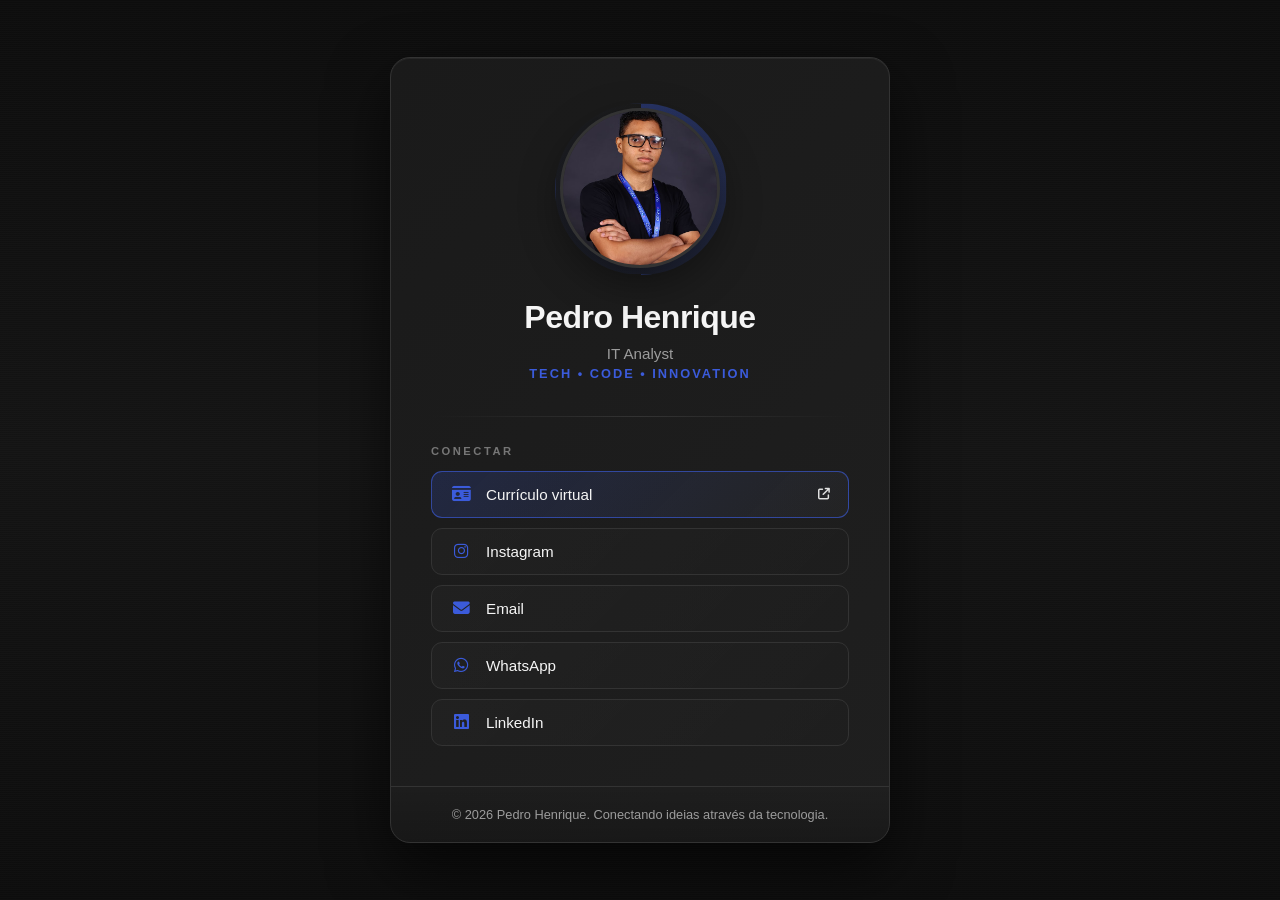
<file: index.html>
<!DOCTYPE html>
<html lang="pt-BR">
<head>
    <meta charset="UTF-8">
    <meta name="viewport" content="width=device-width, initial-scale=1.0">
    <meta name="description" content="Links profissionais de Pedro Henrique.">
    <title>Pedro Henrique - Perfil Profissional</title>
    <link rel="stylesheet" href="https://cdnjs.cloudflare.com/ajax/libs/font-awesome/6.4.0/css/all.min.css">
    <link rel="stylesheet" href="css/styles.css">
    <script src="js/main.js" defer></script>
</head>
<body>
    <main class="container">
        <article class="profile-container">
            <section class="profile-content" aria-labelledby="profile-name">
                <div class="avatar-section">
                    <div class="avatar-ring-outer">
                        <div class="avatar-wrapper">
                            <img src="assets/img-WF.jpg" alt="Pedro Henrique" class="avatar-image">
                        </div>
                    </div>
                </div>

                <header class="profile-info">
                    <h1 id="profile-name" class="profile-name">Pedro Henrique</h1>
                    <p class="profile-title">IT Analyst</p>
                    <p class="profile-subtitle">Tech &bull; Code &bull; Innovation</p>
                </header>

                <div class="divider" aria-hidden="true"></div>

                <section class="links-section" aria-labelledby="links-title">
                    <h2 id="links-title" class="section-label">Conectar</h2>
                    <nav class="links-list" aria-label="Links de contato">
                        <a href="curriculo.html" class="link-item link-item-featured" aria-label="Ver currículo virtual de Pedro Henrique">
                            <i class="fas fa-id-card link-icon" aria-hidden="true"></i>
                            <span class="link-text">Currículo virtual</span>
                            <i class="fas fa-arrow-up-right-from-square link-arrow" aria-hidden="true"></i>
                        </a>
                        <a href="https://www.instagram.com/opedruh/" class="link-item" target="_blank" rel="noopener noreferrer">
                            <i class="fab fa-instagram link-icon" aria-hidden="true"></i>
                            <span class="link-text">Instagram</span>
                        </a>
                        <a href="https://mail.google.com/mail/?view=cm&fs=1&to=pedro88937068%40gmail.com&su=Contato%20pelo%20site" class="link-item" target="_blank" rel="noopener noreferrer" aria-label="Enviar e-mail para Pedro Henrique">
                            <i class="fas fa-envelope link-icon" aria-hidden="true"></i>
                            <span class="link-text">Email</span>
                        </a>
                        <a href="https://wa.me/5582982347052" class="link-item" target="_blank" rel="noopener noreferrer">
                            <i class="fab fa-whatsapp link-icon" aria-hidden="true"></i>
                            <span class="link-text">WhatsApp</span>
                        </a>
                        <a href="https://www.linkedin.com/in/opedroh" class="link-item" target="_blank" rel="noopener noreferrer">
                            <i class="fab fa-linkedin link-icon" aria-hidden="true"></i>
                            <span class="link-text">LinkedIn</span>
                        </a>
                    </nav>
                </section>
            </section>

            <footer class="footer">
                &copy; <span id="year">2024</span> Pedro Henrique. Conectando ideias através da tecnologia.
            </footer>
        </article>
    </main>
</body>
</html>
</file>
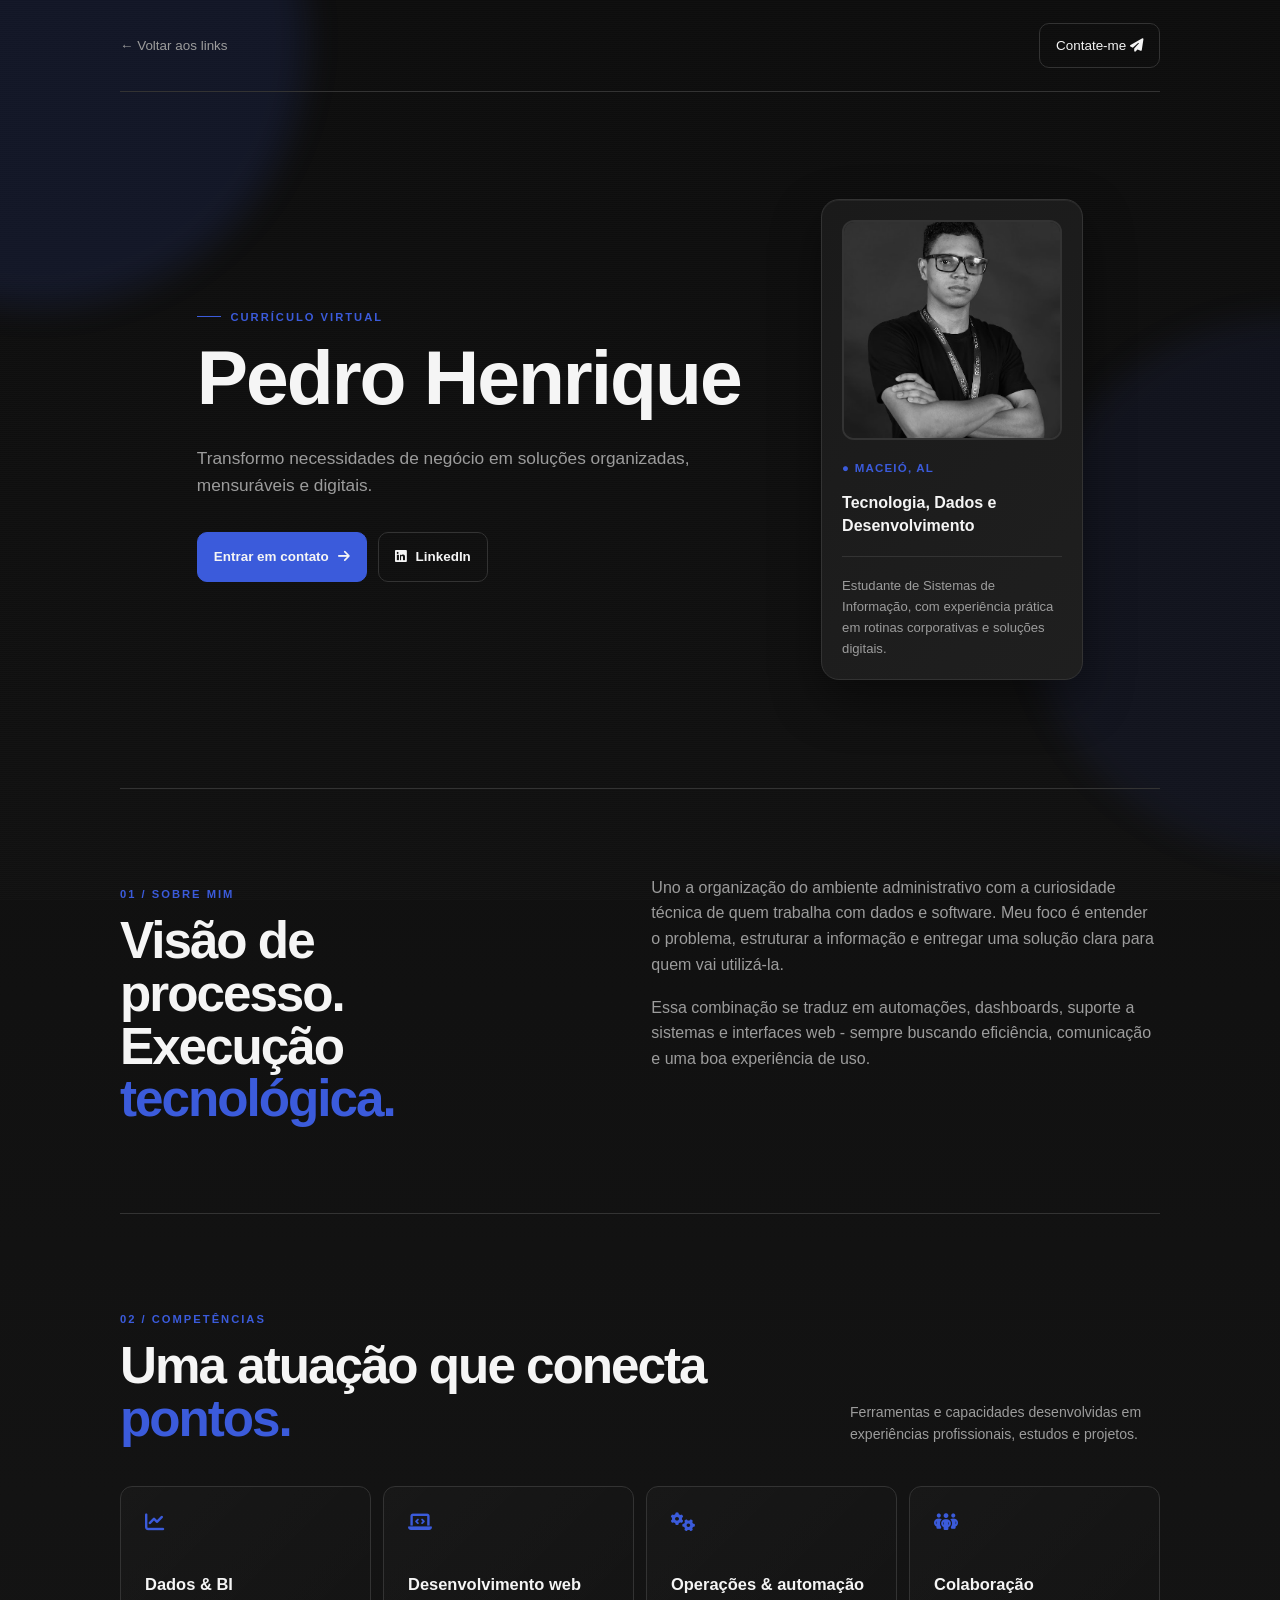
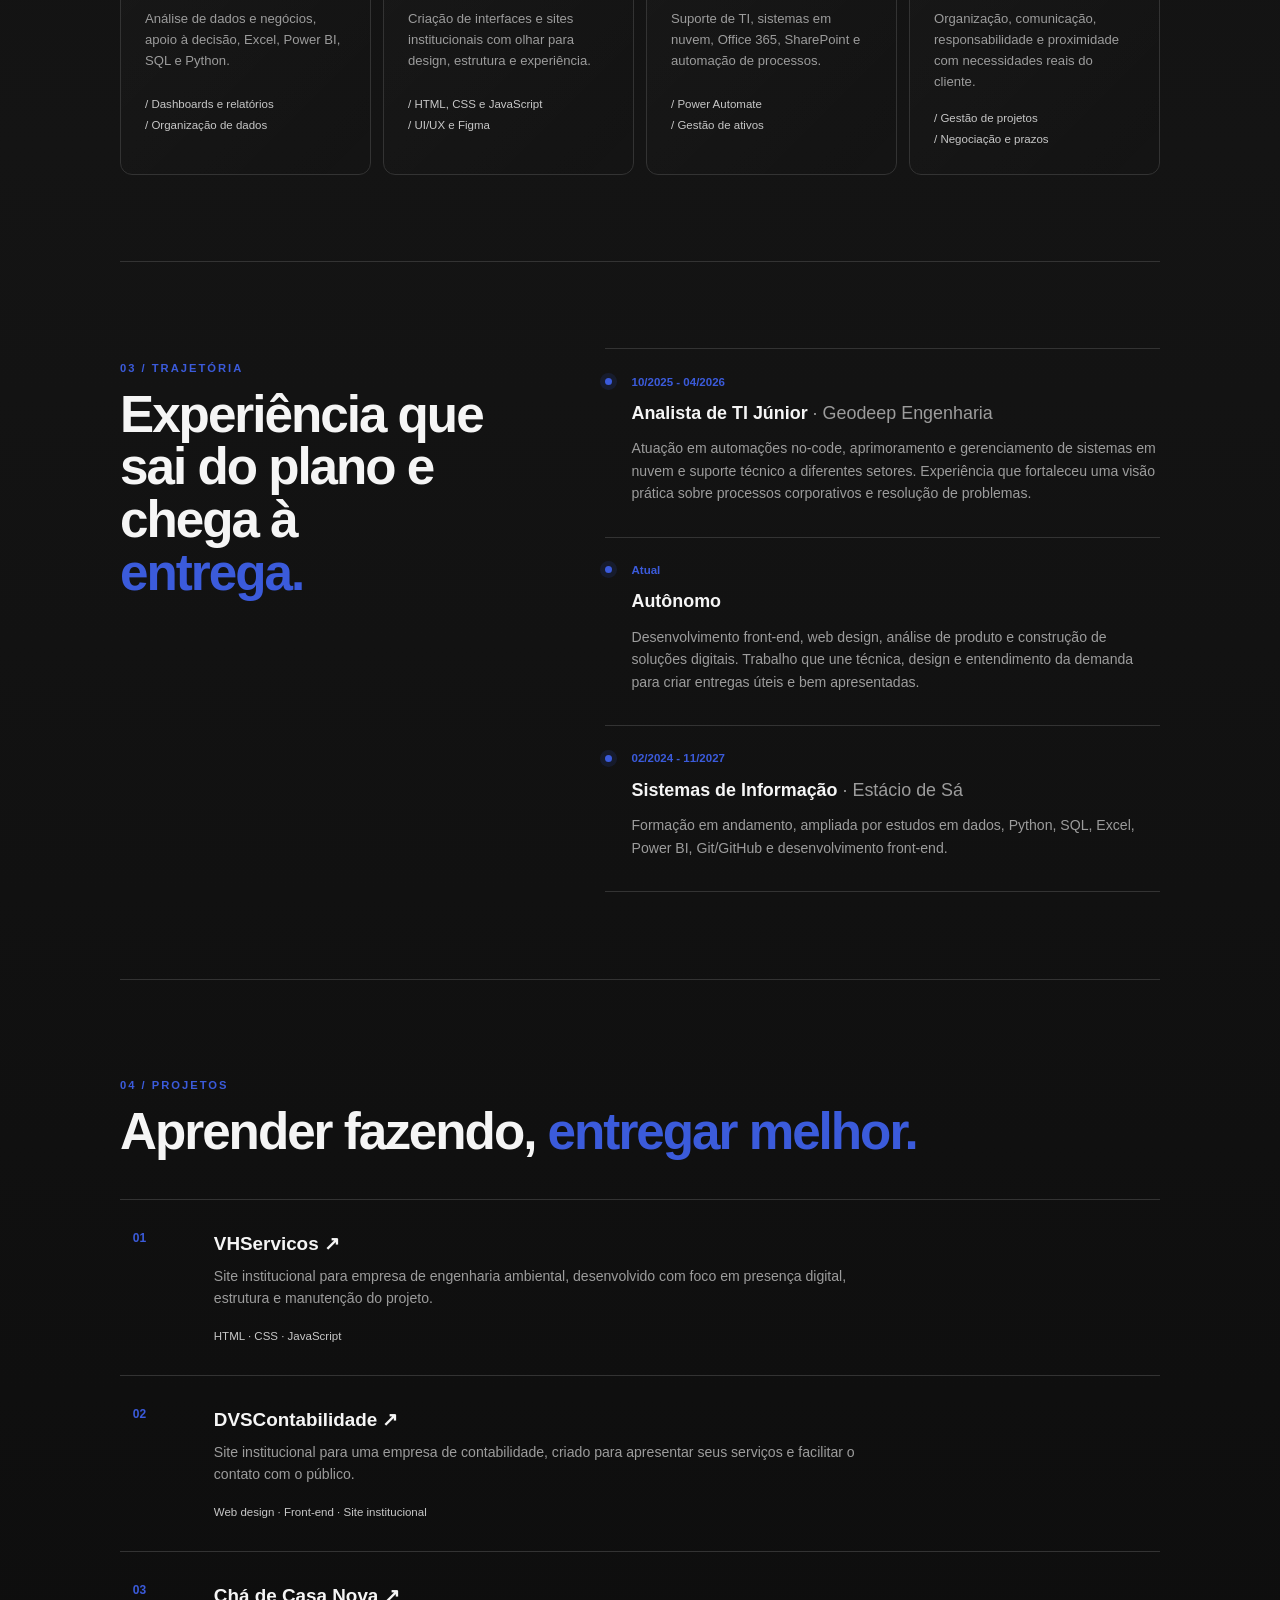
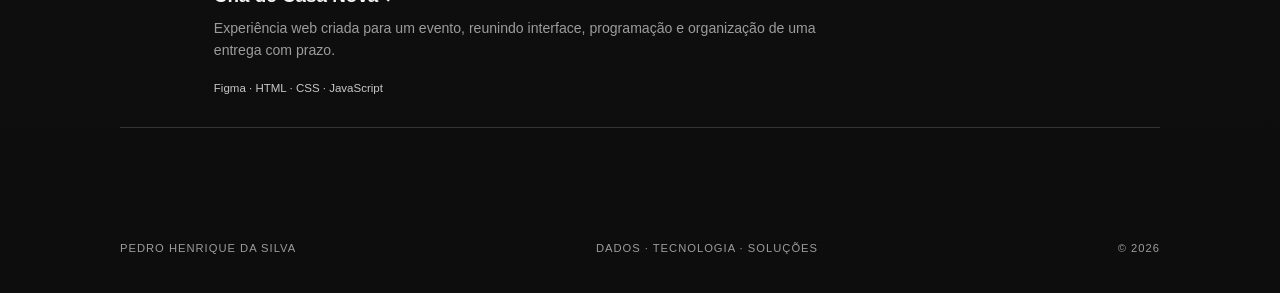
<file: curriculo.html>
<!doctype html>
<html lang="pt-BR">
<head>
  <meta charset="utf-8"><meta name="viewport" content="width=device-width,initial-scale=1">
  <meta name="description" content="Currículo virtual de Pedro Henrique da Silva - dados, tecnologia e desenvolvimento web.">
  <title>Currículo | Pedro Henrique</title>
  <link rel="stylesheet" href="https://cdnjs.cloudflare.com/ajax/libs/font-awesome/6.4.0/css/all.min.css">
  <link rel="stylesheet" href="css/resume.css">
</head>
<body>
  <div class="glow g1"></div><div class="glow g2"></div>
  <main class="shell">
    <nav class="topbar" aria-label="Navegação"><a href="index.html">← Voltar aos links</a><a class="pill" href="mailto:pedro88937068@gmail.com">Contate-me <i class="fas fa-paper-plane"></i></a></nav>
    <header class="hero">
      <div><p class="eyebrow">Currículo virtual</p><h1>Pedro Henrique</h1><p class="lead">Transformo necessidades de negócio em soluções organizadas, mensuráveis e digitais.</p><div class="actions"><a class="button primary" href="mailto:pedro88937068@gmail.com">Entrar em contato <i class="fas fa-arrow-right"></i></a><a class="button" href="https://www.linkedin.com/in/opedroh" target="_blank" rel="noopener noreferrer"><i class="fab fa-linkedin"></i> LinkedIn</a></div></div>
      <aside class="profile"><img src="assets/img-WF.jpg" alt="Pedro Henrique"><p class="location">● Maceió, AL</p><h2>Tecnologia, Dados e Desenvolvimento</h2><hr><p>Estudante de Sistemas de Informação, com experiência prática em rotinas corporativas e soluções digitais.</p></aside>
    </header>
    <section class="section about"><div><p class="number">01 / Sobre mim</p><h2>Visão de processo.<br>Execução <em>tecnológica.</em></h2></div><div class="copy"><p>Uno a organização do ambiente administrativo com a curiosidade técnica de quem trabalha com dados e software. Meu foco é entender o problema, estruturar a informação e entregar uma solução clara para quem vai utilizá-la.</p><p>Essa combinação se traduz em automações, dashboards, suporte a sistemas e interfaces web - sempre buscando eficiência, comunicação e uma boa experiência de uso.</p></div></section>
    <section class="section"><div class="heading"><div><p class="number">02 / Competências</p><h2>Uma atuação que conecta <em>pontos.</em></h2></div><p>Ferramentas e capacidades desenvolvidas em experiências profissionais, estudos e projetos.</p></div><div class="skills">
      <article><i class="fas fa-chart-line"></i><h3>Dados &amp; BI</h3><p>Análise de dados e negócios, apoio à decisão, Excel, Power BI, SQL e Python.</p><small>/ Dashboards e relatórios<br>/ Organização de dados</small></article>
      <article><i class="fas fa-laptop-code"></i><h3>Desenvolvimento web</h3><p>Criação de interfaces e sites institucionais com olhar para design, estrutura e experiência.</p><small>/ HTML, CSS e JavaScript<br>/ UI/UX e Figma</small></article>
      <article><i class="fas fa-gears"></i><h3>Operações &amp; automação</h3><p>Suporte de TI, sistemas em nuvem, Office 365, SharePoint e automação de processos.</p><small>/ Power Automate<br>/ Gestão de ativos</small></article>
      <article><i class="fas fa-people-group"></i><h3>Colaboração</h3><p>Organização, comunicação, responsabilidade e proximidade com necessidades reais do cliente.</p><small>/ Gestão de projetos<br>/ Negociação e prazos</small></article>
    </div></section>
    <section class="section experience"><div class="stick"><p class="number">03 / Trajetória</p><h2>Experiência que sai do plano e chega à <em>entrega.</em></h2></div><div class="timeline">
      <article><p>10/2025 - 04/2026</p><h3>Analista de TI Júnior <span>· Geodeep Engenharia</span></h3><div>Atuação em automações no-code, aprimoramento e gerenciamento de sistemas em nuvem e suporte técnico a diferentes setores. Experiência que fortaleceu uma visão prática sobre processos corporativos e resolução de problemas.</div></article>
      <article><p>Atual</p><h3>Autônomo</h3><div>Desenvolvimento front-end, web design, análise de produto e construção de soluções digitais. Trabalho que une técnica, design e entendimento da demanda para criar entregas úteis e bem apresentadas.</div></article>
      <article><p>02/2024 - 11/2027</p><h3>Sistemas de Informação <span>· Estácio de Sá</span></h3><div>Formação em andamento, ampliada por estudos em dados, Python, SQL, Excel, Power BI, Git/GitHub e desenvolvimento front-end.</div></article>
    </div></section>
    <section class="section"><div class="heading"><div><p class="number">04 / Projetos</p><h2>Aprender fazendo, <em>entregar melhor.</em></h2></div></div><div class="projects">
      <article><b>01</b><div><h3><a href="https://www.vhservicos.com.br/" target="_blank" rel="noopener noreferrer">VHServicos ↗</a></h3><p>Site institucional para empresa de engenharia ambiental, desenvolvido com foco em presença digital, estrutura e manutenção do projeto.</p><small>HTML · CSS · JavaScript</small></div></article>
      <article><b>02</b><div><h3><a href="https://www.contabilidadedvs.com.br/" target="_blank" rel="noopener noreferrer">DVSContabilidade ↗</a></h3><p>Site institucional para uma empresa de contabilidade, criado para apresentar seus serviços e facilitar o contato com o público.</p><small>Web design · Front-end · Site institucional</small></div></article>
      <article><b>03</b><div><h3><a href="https://opedruh.github.io/CasaNova/" target="_blank" rel="noopener noreferrer">Chá de Casa Nova ↗</a></h3><p>Experiência web criada para um evento, reunindo interface, programação e organização de uma entrega com prazo.</p><small>Figma · HTML · CSS · JavaScript</small></div></article>
    </div></section>
    <footer><span>Pedro Henrique da Silva</span><span>Dados · Tecnologia · Soluções</span><span>© <span id="year"></span></span></footer>
  </main><script>document.getElementById('year').textContent=new Date().getFullYear()</script>
</body></html>
</file>
<file: css/styles.css>
/* Base */
* { margin: 0; padding: 0; box-sizing: border-box; }
:root { --bg-dark:#0d0d0d; --bg-card:#1a1a1a; --bg-secondary:#242424; --text-primary:#f5f5f5; --text-secondary:#9c9c9c; --accent-light:#e0e0e0; --border:#333; --accent-blue:#3b5bdb; }
html { scroll-behavior:smooth; }
body { font-family:-apple-system,BlinkMacSystemFont,'Segoe UI','Helvetica Neue',sans-serif; background:linear-gradient(180deg,var(--bg-dark) 0%,#141414 50%,var(--bg-dark) 100%); min-height:100vh; display:flex; justify-content:center; align-items:center; padding:20px; color:var(--text-primary); position:relative; overflow-x:hidden; }
body::before { content:''; position:fixed; inset:0; background-image:repeating-linear-gradient(0deg,rgba(255,255,255,.015) 0 1px,transparent 1px 2px); z-index:-2; pointer-events:none; }
.container { width:100%; max-width:500px; z-index:1; position:relative; }

/* Cartão e avatar */
.profile-container { background:linear-gradient(135deg,var(--bg-card) 0%,#1f1f1f 100%); border:1px solid var(--border); border-radius:20px; overflow:hidden; box-shadow:0 25px 60px rgba(0,0,0,.6),inset 0 1px 0 rgba(255,255,255,.05); animation:containerSlideIn 1s cubic-bezier(.34,1.56,.64,1); }
@keyframes containerSlideIn { from { opacity:0; transform:translateY(50px); } to { opacity:1; transform:translateY(0); } }
.avatar-section { display:flex; justify-content:center; margin-bottom:30px; }
.avatar-ring-outer { position:relative; width:160px; height:160px; }
.avatar-wrapper { position:absolute; width:100%; height:100%; border-radius:50%; border:3px solid var(--border); overflow:hidden; background:var(--bg-secondary); animation:avatarBounce .8s cubic-bezier(.34,1.56,.64,1); box-shadow:0 15px 40px rgba(0,0,0,.4),inset 0 0 20px rgba(255,255,255,.05); }
.avatar-image { width:100%; height:100%; object-fit:cover; object-position:center; animation:avatarFloat 3s ease-in-out infinite; }
@keyframes avatarBounce { from { transform:scale(.8); opacity:0; } to { transform:scale(1); opacity:1; } }
@keyframes avatarFloat { 0%,100% { transform:translateY(0); } 50% { transform:translateY(-8px); } }
.avatar-ring-outer::before { content:''; position:absolute; width:170px; height:170px; border-radius:50%; border:1px solid transparent; background:conic-gradient(from 0deg,rgba(59,91,219,.4),rgba(59,91,219,.1),transparent); animation:rotateRing 8s linear infinite; top:-5px; left:-5px; }
@keyframes rotateRing { from { transform:rotate(0); } to { transform:rotate(360deg); } }

/* Conteúdo e links */
.profile-content { padding:50px 40px 40px; position:relative; }
.profile-info { margin-bottom:35px; text-align:center; }
.profile-name { font-size:2em; font-weight:700; margin-bottom:8px; letter-spacing:-.5px; line-height:1.2; animation:fadeInUp .8s ease-out .2s backwards; }
.profile-title { font-size:.95em; color:var(--text-secondary); font-weight:500; margin-bottom:4px; animation:fadeInUp .8s ease-out .3s backwards; }
.profile-subtitle { font-size:.8em; color:var(--accent-blue); font-weight:600; text-transform:uppercase; letter-spacing:2px; animation:fadeInUp .8s ease-out .4s backwards; }
@keyframes fadeInUp { from { opacity:0; transform:translateY(20px); } to { opacity:1; transform:translateY(0); } }
.divider { height:1px; background:linear-gradient(90deg,transparent,var(--border),transparent); margin:28px 0; }
.links-section { animation:fadeInUp .8s ease-out .4s backwards; }
.section-label { font-size:.7em; text-transform:uppercase; color:var(--text-secondary); letter-spacing:2.5px; margin-bottom:14px; font-weight:700; opacity:.7; }
.links-list { display:flex; flex-direction:column; gap:10px; }
.link-item { display:flex; align-items:center; gap:14px; padding:14px 18px; background:linear-gradient(135deg,rgba(255,255,255,.02) 0%,transparent 100%); border:1px solid var(--border); border-radius:11px; color:var(--text-primary); text-decoration:none; font-weight:500; font-size:.95em; transition:all .4s cubic-bezier(.34,1.56,.64,1); cursor:pointer; position:relative; overflow:hidden; }
.link-item::before { content:''; position:absolute; inset:0; background:linear-gradient(90deg,transparent,rgba(255,255,255,.1),transparent); transform:translateX(-100%); transition:transform .6s cubic-bezier(.34,1.56,.64,1); }
.link-item::after { content:''; position:absolute; bottom:0; left:0; width:0; height:2px; background:linear-gradient(90deg,var(--accent-blue),transparent); transition:width .6s cubic-bezier(.34,1.56,.64,1); }
.link-item:hover::before { transform:translateX(100%); }.link-item:hover::after { width:100%; }
.link-item:hover { background:linear-gradient(135deg,rgba(59,91,219,.15) 0%,rgba(255,255,255,.05) 100%); border-color:var(--accent-blue); transform:translateX(6px); box-shadow:0 12px 30px rgba(59,91,219,.15); }
.link-item-featured { border-color:rgba(59,91,219,.65); background:linear-gradient(135deg,rgba(59,91,219,.2),rgba(255,255,255,.03)); }
.link-arrow { position:relative; z-index:1; font-size:.78em; color:var(--accent-light); }
.link-icon { font-size:1.1em; width:22px; text-align:center; color:var(--accent-blue); transition:all .4s cubic-bezier(.34,1.56,.64,1); flex-shrink:0; position:relative; z-index:1; }.link-item:hover .link-icon { transform:scale(1.25) rotate(5deg); }.link-text { position:relative; z-index:1; flex:1; }
.ripple { position:absolute; pointer-events:none; width:8px; height:8px; background:rgba(59,91,219,.8); border-radius:50%; animation:rippleOut .7s ease-out; }
@keyframes rippleOut { to { width:300px; height:300px; opacity:0; } }

/* Rodapé, responsividade e acessibilidade */
.footer { text-align:center; padding:20px 40px; background:linear-gradient(180deg,transparent 0%,rgba(0,0,0,.2) 100%); border-top:1px solid var(--border); font-size:.8em; color:var(--text-secondary); animation:fadeInUp .8s ease-out .6s backwards; }.footer a { color:var(--accent-blue); text-decoration:none; transition:color .3s ease; }.footer a:hover { color:var(--accent-light); }
.link-item:focus-visible { outline:2px solid var(--accent-blue); outline-offset:2px; }
@media (max-width:640px) { .profile-content { padding:40px 24px 30px; }.avatar-wrapper { width:140px !important; height:140px !important; }.avatar-ring-outer { width:140px; height:140px; }.avatar-ring-outer::before { width:150px; height:150px; top:-5px; left:-5px; }.profile-name { font-size:1.7em; }.link-item { padding:12px 14px; font-size:.9em; gap:12px; }.avatar-section { margin-bottom:25px; } }
</file>
<file: css/resume.css>
/* Currículo - extensão visual da página de links */
:root { --bg-dark:#0d0d0d; --bg-card:#1a1a1a; --bg-secondary:#242424; --text-primary:#f5f5f5; --text-secondary:#9c9c9c; --accent-light:#e0e0e0; --border:#333; --accent-blue:#3b5bdb; }
* { box-sizing:border-box; }
html { scroll-behavior:smooth; }
body { margin:0; min-width:320px; color:var(--text-primary); background:linear-gradient(180deg,var(--bg-dark) 0%,#141414 50%,var(--bg-dark) 100%); font-family:-apple-system,BlinkMacSystemFont,'Segoe UI','Helvetica Neue',sans-serif; line-height:1.6; overflow-x:hidden; }
body::before { content:''; position:fixed; inset:0; z-index:-2; pointer-events:none; background-image:repeating-linear-gradient(0deg,rgba(255,255,255,.015) 0 1px,transparent 1px 2px); }
.glow { position:fixed; z-index:-1; width:42vw; height:42vw; border-radius:50%; filter:blur(16px); pointer-events:none; }.g1 { top:-18vw; left:-18vw; background:rgba(59,91,219,.12); }.g2 { right:-22vw; bottom:5vh; background:rgba(59,91,219,.07); }
.shell { width:min(100% - 40px,1040px); margin:auto; }.topbar { display:flex; justify-content:space-between; align-items:center; min-height:92px; border-bottom:1px solid var(--border); font-size:.84rem; }.topbar a { color:var(--text-secondary); text-decoration:none; transition:color .25s ease; }.topbar a:hover { color:var(--text-primary); }.topbar .pill { padding:.65rem 1rem; color:var(--text-primary); border:1px solid var(--border); border-radius:10px; }.topbar .pill:hover { border-color:var(--accent-blue); background:rgba(59,91,219,.13); }
.hero { display:grid; grid-template-columns:1.35fr .65fr; gap:5rem; align-items:center; padding:6.7rem 6vw; }.eyebrow,.number { margin:0 0:1rem; color:var(--accent-blue); font-size:.7rem; font-weight:700; letter-spacing:2px; text-transform:uppercase; }.eyebrow::before { content:''; display:inline-block; width:24px; height:1px; margin:0 .6rem .23rem 0; background:var(--accent-blue); }.hero h1,.section h2,.contact h2 { margin:0; font-size:clamp(2.65rem,6vw,5.5rem); font-weight:700; letter-spacing:-2px; line-height:1.03; }.hero h1 em,.section h2 em,.contact h2 em { color:var(--accent-blue); font-style:normal; }.lead { max-width:570px; margin:1.7rem 0 2rem; color:var(--text-secondary); font-size:1.08rem; }.actions { display:flex; flex-wrap:wrap; gap:.7rem; }.button { display:inline-flex; align-items:center; gap:.55rem; padding:.82rem 1rem; color:var(--text-primary); border:1px solid var(--border); border-radius:10px; font-size:.84rem; font-weight:600; text-decoration:none; transition:all .3s cubic-bezier(.34,1.56,.64,1); }.button:hover { border-color:var(--accent-blue); background:rgba(59,91,219,.12); transform:translateY(-3px); }.button.primary { border-color:var(--accent-blue); background:var(--accent-blue); }.button.primary:hover { color:var(--text-primary); background:#4b6ee9; box-shadow:0 10px 26px rgba(59,91,219,.28); }
.profile { padding:1.25rem; background:linear-gradient(135deg,var(--bg-card),#1f1f1f); border:1px solid var(--border); border-radius:18px; box-shadow:0 20px 50px rgba(0,0,0,.38),inset 0 1px 0 rgba(255,255,255,.05); }.profile img { display:block; width:100%; aspect-ratio:1; object-fit:cover; border:2px solid var(--border); border-radius:12px; filter:grayscale(100%); transition:filter .35s ease; }.profile:hover img { filter:grayscale(30%); }.location { margin:1.2rem 0 .3rem; color:var(--accent-blue); font-size:.72rem; font-weight:700; letter-spacing:1.2px; text-transform:uppercase; }.profile h2 { font-size:1rem; letter-spacing:0; line-height:1.45; }.profile hr { margin:1.15rem 0; border:0; border-top:1px solid var(--border); }.profile p:last-child { margin:0; color:var(--text-secondary); font-size:.82rem; }
.section { padding:5.4rem 0; border-top:1px solid var(--border); }.section h2,.contact h2 { font-size:clamp(2rem,4vw,3.6rem); }.about { display:grid; grid-template-columns:.9fr 1.1fr; gap:9vw; }.copy { color:var(--text-secondary); font-size:1rem; }.copy p { margin:0 0 1.1rem; }.heading { display:flex; justify-content:space-between; align-items:end; gap:2rem; margin-bottom:2.5rem; }.heading>p { max-width:310px; margin:0; color:var(--text-secondary); font-size:.88rem; }
.skills { display:grid; grid-template-columns:repeat(4,1fr); gap:12px; }.skills article { min-height:250px; padding:1.5rem; background:linear-gradient(135deg,rgba(255,255,255,.025),transparent); border:1px solid var(--border); border-radius:12px; transition:all .3s cubic-bezier(.34,1.56,.64,1); }.skills article:hover { border-color:var(--accent-blue); background:linear-gradient(135deg,rgba(59,91,219,.15),rgba(255,255,255,.025)); transform:translateY(-5px); box-shadow:0 14px 30px rgba(0,0,0,.22); }.skills i { color:var(--accent-blue); font-size:1.2rem; }.skills h3 { margin:2.2rem 0 .65rem; font-size:1.03rem; }.skills p { min-height:70px; margin:0; color:var(--text-secondary); font-size:.82rem; }.skills small,.projects small { display:block; margin-top:1rem; color:#c7c7c7; font-size:.72rem; line-height:1.8; }
.experience { display:grid; grid-template-columns:.8fr 1.2fr; gap:9vw; }.stick { position:sticky; top:2rem; align-self:start; }.timeline { border-top:1px solid var(--border); }.timeline article { position:relative; padding:1.45rem 0 2rem 1.65rem; border-bottom:1px solid var(--border); }.timeline article::before { content:''; position:absolute; top:1.78rem; left:0; width:7px; height:7px; border-radius:50%; background:var(--accent-blue); box-shadow:0 0 0 5px rgba(59,91,219,.13); }.timeline p { margin:0 0 .5rem; color:var(--accent-blue); font-size:.72rem; font-weight:700; }.timeline h3 { margin:0 0 .6rem; font-size:1.12rem; }.timeline h3 span { color:var(--text-secondary); font-weight:500; }.timeline div { color:var(--text-secondary); font-size:.88rem; }
.projects { border-top:1px solid var(--border); }.projects article { display:grid; grid-template-columns:65px 1fr; gap:1rem; padding:1.8rem .8rem; border-bottom:1px solid var(--border); transition:all .3s ease; }.projects article:hover { padding-left:1.35rem; background:rgba(59,91,219,.08); }.projects b { color:var(--accent-blue); font-size:.75rem; }.projects h3 { margin:0 0 .35rem; font-size:1.18rem; }.projects h3 a { color:var(--text-primary); text-decoration:none; transition:color .25s ease; }.projects h3 a:hover { color:var(--accent-blue); }.projects p { max-width:650px; margin:0; color:var(--text-secondary); font-size:.88rem; }
.contact { margin:4rem 0 0; padding:4.5rem 6vw; background:linear-gradient(135deg,#263d9d,var(--accent-blue)); border-radius:18px; box-shadow:0 20px 50px rgba(0,0,0,.32); }.contact .number { color:rgba(255,255,255,.68); }.contact h2 { max-width:800px; color:white; }.contact h2 a { color:white; text-decoration-color:rgba(255,255,255,.55); text-underline-offset:.13em; }.contact div { display:flex; flex-wrap:wrap; gap:1rem 2rem; margin-top:2rem; }.contact div a { color:white; font-size:.82rem; text-decoration:none; }footer { display:flex; justify-content:space-between; gap:1rem; padding:1.6rem 0 2.2rem; color:var(--text-secondary); font-size:.7rem; text-transform:uppercase; letter-spacing:1px; }
@media (max-width:800px) { .shell { width:min(100% - 32px,1040px); }.hero { grid-template-columns:1fr; gap:3rem; padding:5rem 0; }.profile { max-width:390px; }.about,.experience { grid-template-columns:1fr; gap:3rem; }.stick { position:static; }.skills { grid-template-columns:repeat(2,1fr); }.heading { display:block; }.heading>p { margin-top:1.25rem; }.section { padding:4.3rem 0; } }
@media (max-width:520px) { .topbar { min-height:76px; }.topbar .pill { padding:.55rem .65rem; }.hero h1 { font-size:3rem; letter-spacing:-1.5px; }.skills { grid-template-columns:1fr; }.skills article { min-height:auto; }.skills h3 { margin-top:1.4rem; }.skills p { min-height:auto; }.projects article { grid-template-columns:45px 1fr; padding-left:0; padding-right:0; }.contact { margin-top:2.5rem; padding:3rem 1.4rem; border-radius:14px; }footer { flex-wrap:wrap; } }
</file>
